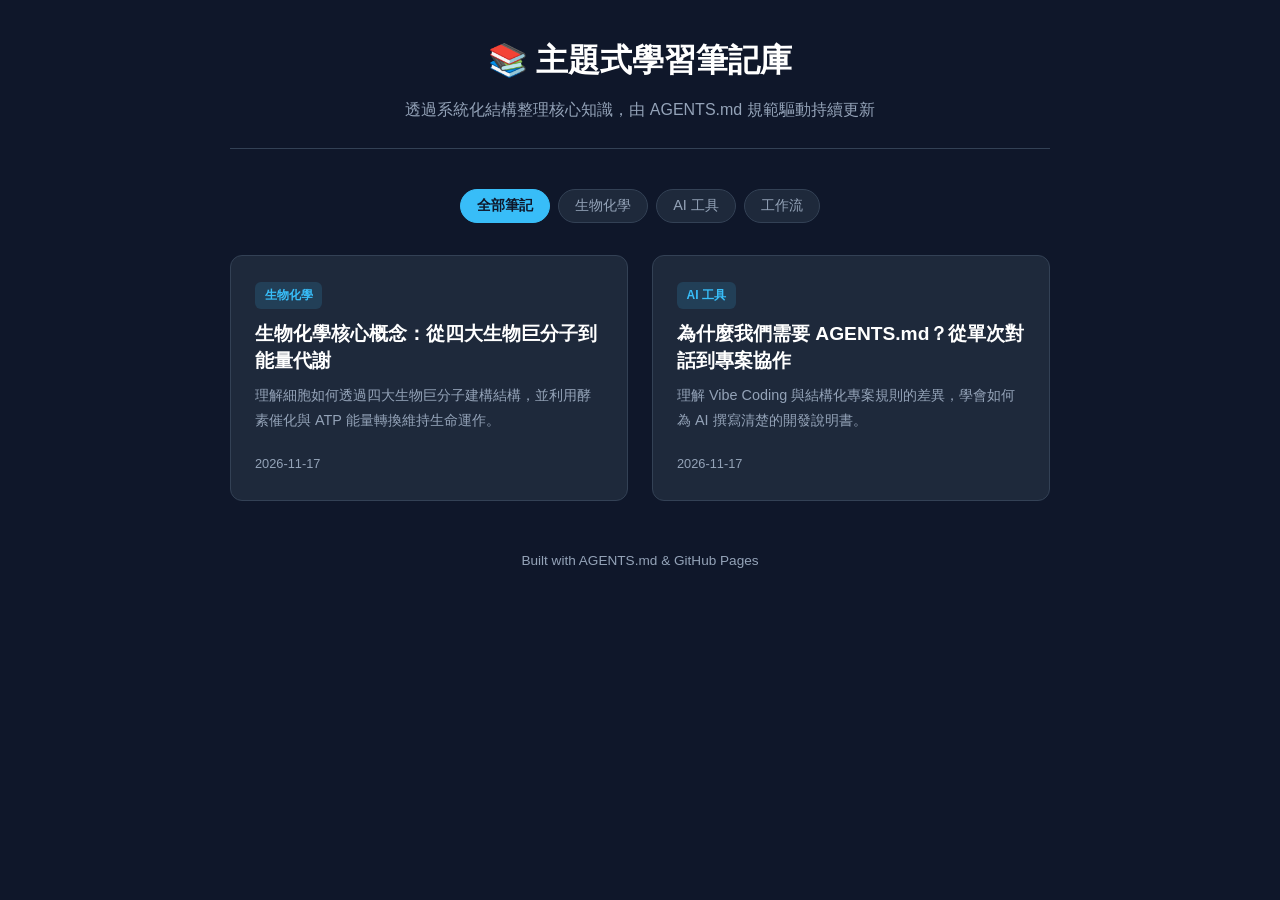
<file: index.html>
﻿<!DOCTYPE html>
<html lang="zh-Hant">
<head>
  <meta charset="UTF-8">
  <meta name="viewport" content="width=device-width, initial-scale=1.0">
  <title>我的主題式學習筆記庫</title>
  <link rel="stylesheet" href="css/style.css">
</head>
<body>
  <div class="container">
    <header class="site-header">
      <h1>📚 主題式學習筆記庫</h1>
      <p>透過系統化結構整理核心知識，由 AGENTS.md 規範驅動持續更新</p>
    </header>
    <div class="filter-bar">
      <button class="filter-btn active" data-filter="all">全部筆記</button>
      <button class="filter-btn" data-filter="生物化學">生物化學</button>
      <button class="filter-btn" data-filter="AI 工具">AI 工具</button>
      <button class="filter-btn" data-filter="工作流">工作流</button>
    </div>
    <main class="notes-grid">
      <a href="notes/note-02.html" class="note-card" data-category="生物化學">
        <div>
          <span class="tag">生物化學</span>
          <h2>生物化學核心概念：從四大生物巨分子到能量代謝</h2>
          <p>理解細胞如何透過四大生物巨分子建構結構，並利用酵素催化與 ATP 能量轉換維持生命運作。</p>
        </div>
        <time>2026-11-17</time>
      </a>
      <a href="notes/note-01.html" class="note-card" data-category="AI 工具">
        <div>
          <span class="tag">AI 工具</span>
          <h2>為什麼我們需要 AGENTS.md？從單次對話到專案協作</h2>
          <p>理解 Vibe Coding 與結構化專案規則的差異，學會如何為 AI 撰寫清楚的開發說明書。</p>
        </div>
        <time>2026-11-17</time>
      </a>
    </main>
    <footer>
      <p>Built with AGENTS.md & GitHub Pages</p>
    </footer>
  </div>
  <script>
    const buttons = document.querySelectorAll('.filter-btn');
    const cards = document.querySelectorAll('.note-card');
    buttons.forEach(btn => {
      btn.addEventListener('click', () => {
        buttons.forEach(b => b.classList.remove('active'));
        btn.classList.add('active');
        const filter = btn.dataset.filter;
        cards.forEach(card => {
          card.style.display = (filter === 'all' || card.dataset.category === filter) ? 'flex' : 'none';
        });
      });
    });
  </script>
</body>
</html>
</file>
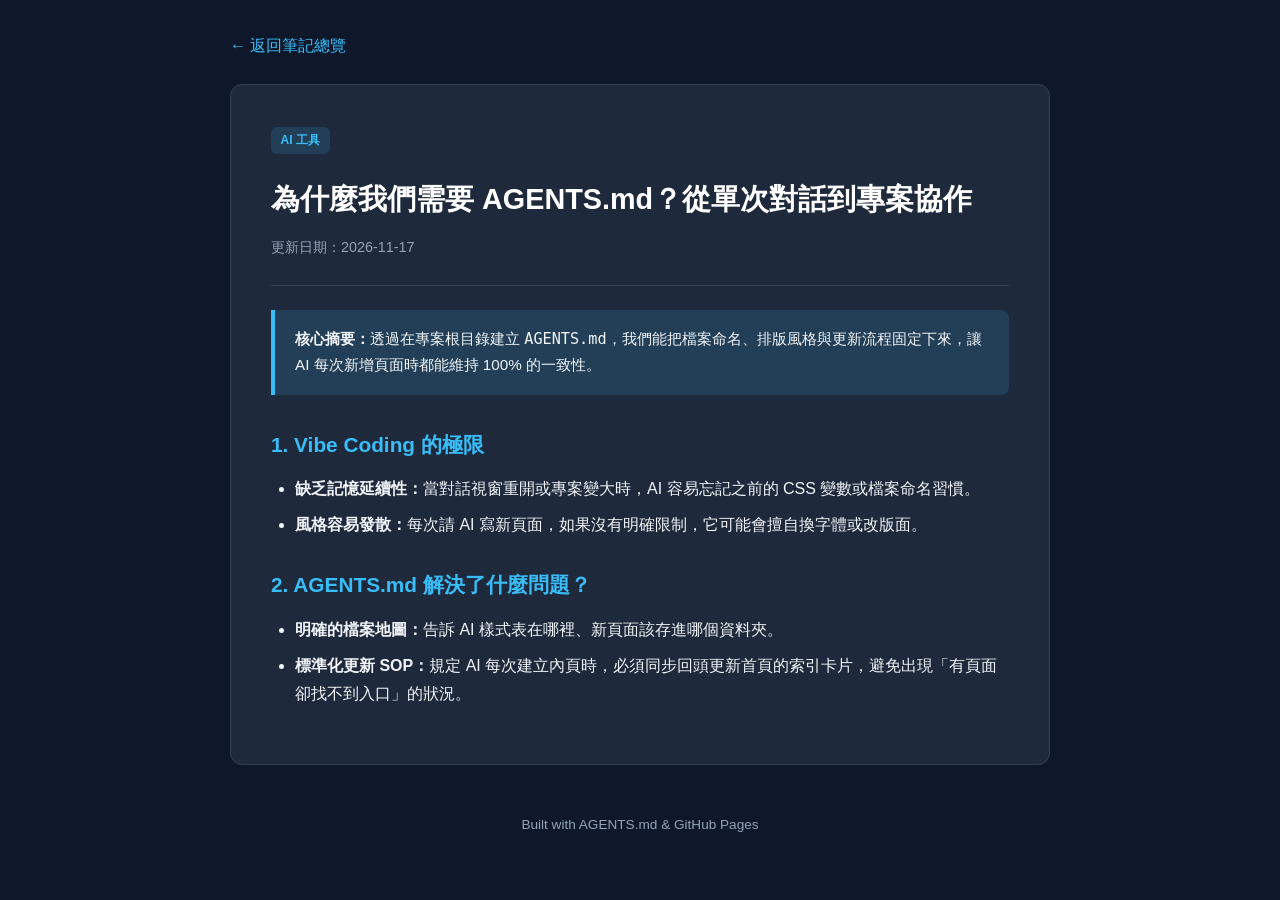
<file: notes/note-01.html>
﻿<!DOCTYPE html>
<html lang="zh-Hant">
<head>
  <meta charset="UTF-8">
  <meta name="viewport" content="width=device-width, initial-scale=1.0">
  <title>為什麼我們需要 AGENTS.md？ - 學習筆記庫</title>
  <link rel="stylesheet" href="../css/style.css">
</head>
<body>
  <div class="container">
    <a href="../index.html" class="back-link">← 返回筆記總覽</a>
    <article class="note-article">
      <header class="note-header">
        <span class="tag">AI 工具</span>
        <h1>為什麼我們需要 AGENTS.md？從單次對話到專案協作</h1>
        <time>更新日期：2026-11-17</time>
      </header>
      <div class="summary-box">
        <strong>核心摘要：</strong>透過在專案根目錄建立 <code>AGENTS.md</code>，我們能把檔案命名、排版風格與更新流程固定下來，讓 AI 每次新增頁面時都能維持 100% 的一致性。
      </div>
      <div class="note-content">
        <h2>1. Vibe Coding 的極限</h2>
        <ul>
          <li><strong>缺乏記憶延續性：</strong>當對話視窗重開或專案變大時，AI 容易忘記之前的 CSS 變數或檔案命名習慣。</li>
          <li><strong>風格容易發散：</strong>每次請 AI 寫新頁面，如果沒有明確限制，它可能會擅自換字體或改版面。</li>
        </ul>
        <h2>2. AGENTS.md 解決了什麼問題？</h2>
        <ul>
          <li><strong>明確的檔案地圖：</strong>告訴 AI 樣式表在哪裡、新頁面該存進哪個資料夾。</li>
          <li><strong>標準化更新 SOP：</strong>規定 AI 每次建立內頁時，必須同步回頭更新首頁的索引卡片，避免出現「有頁面卻找不到入口」的狀況。</li>
        </ul>
      </div>
    </article>
    <footer>
      <p>Built with AGENTS.md & GitHub Pages</p>
    </footer>
  </div>
</body>
</html>
</file>
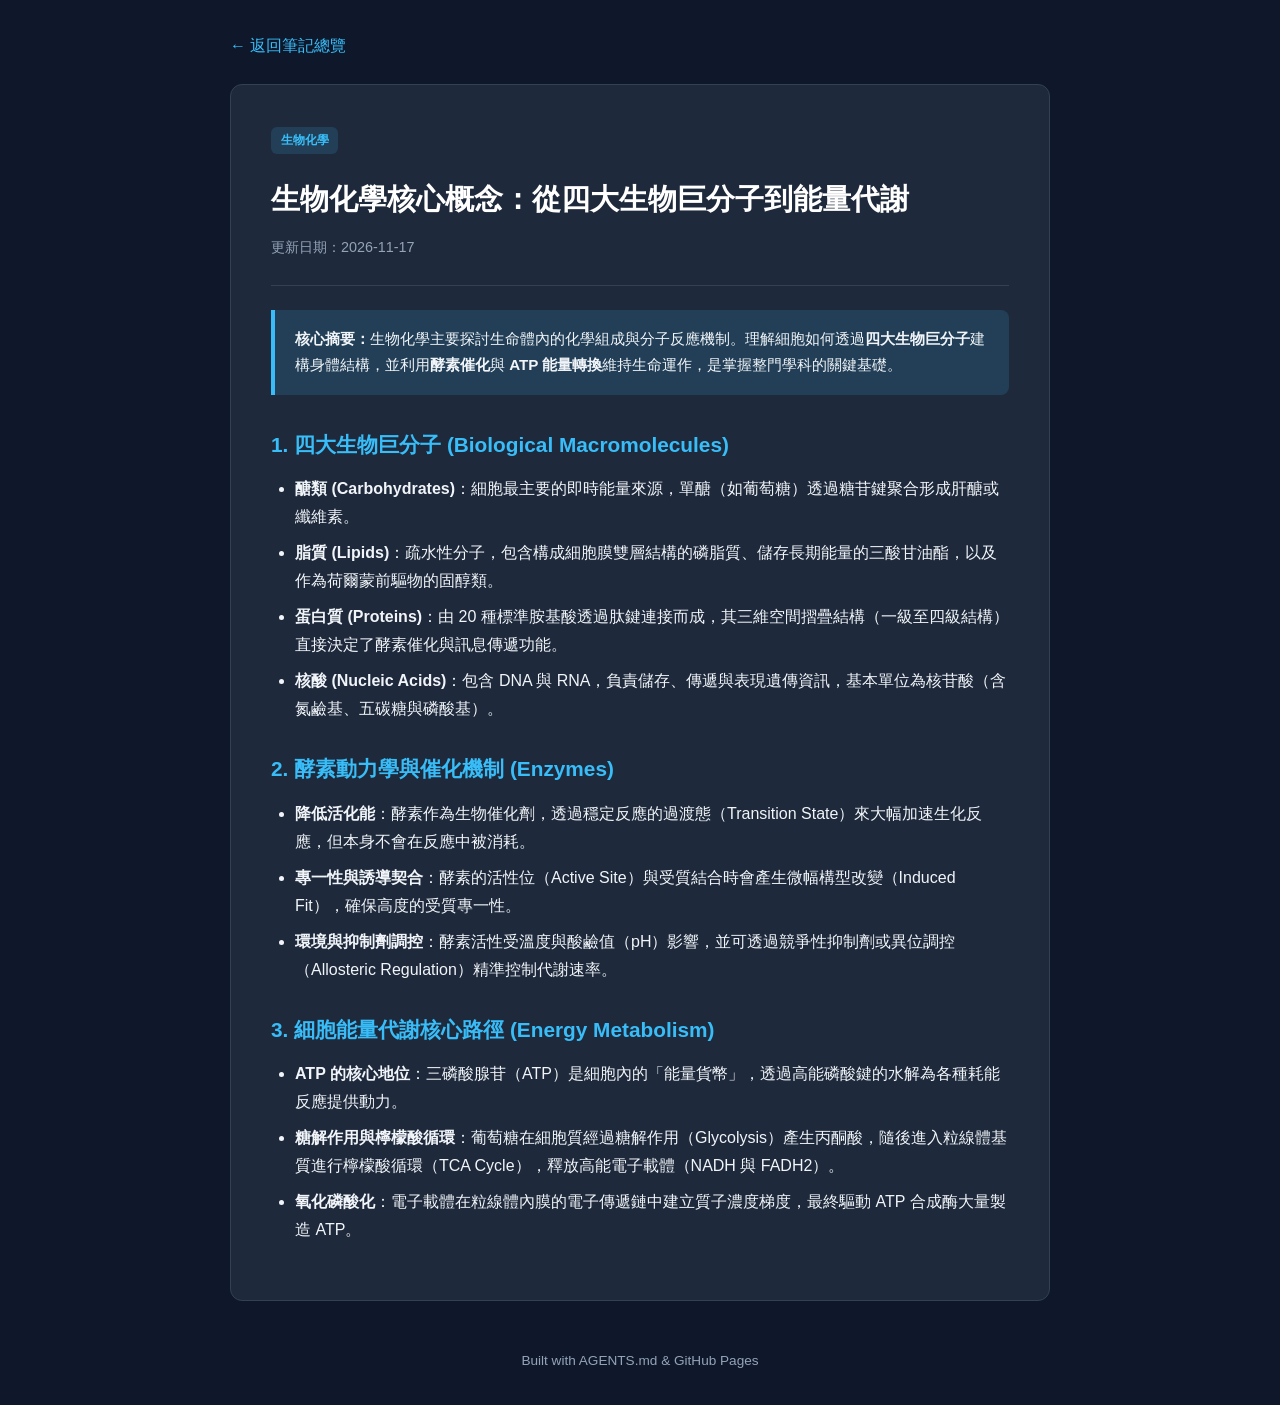
<file: notes/note-02.html>
﻿<!DOCTYPE html>
<html lang="zh-Hant">
<head>
  <meta charset="UTF-8">
  <meta name="viewport" content="width=device-width, initial-scale=1.0">
  <title>生物化學核心概念：從四大生物巨分子到能量代謝 - 學習筆記庫</title>
  <link rel="stylesheet" href="../css/style.css">
</head>
<body>
  <div class="container">
    <a href="../index.html" class="back-link">← 返回筆記總覽</a>
    <article class="note-article">
      <header class="note-header">
        <span class="tag">生物化學</span>
        <h1>生物化學核心概念：從四大生物巨分子到能量代謝</h1>
        <time>更新日期：2026-11-17</time>
      </header>
      <div class="summary-box">
        <strong>核心摘要：</strong>生物化學主要探討生命體內的化學組成與分子反應機制。理解細胞如何透過<strong>四大生物巨分子</strong>建構身體結構，並利用<strong>酵素催化</strong>與 <strong>ATP 能量轉換</strong>維持生命運作，是掌握整門學科的關鍵基礎。
      </div>
      <div class="note-content">
        <h2>1. 四大生物巨分子 (Biological Macromolecules)</h2>
        <ul>
          <li><strong>醣類 (Carbohydrates)</strong>：細胞最主要的即時能量來源，單醣（如葡萄糖）透過糖苷鍵聚合形成肝醣或纖維素。</li>
          <li><strong>脂質 (Lipids)</strong>：疏水性分子，包含構成細胞膜雙層結構的磷脂質、儲存長期能量的三酸甘油酯，以及作為荷爾蒙前驅物的固醇類。</li>
          <li><strong>蛋白質 (Proteins)</strong>：由 20 種標準胺基酸透過肽鍵連接而成，其三維空間摺疊結構（一級至四級結構）直接決定了酵素催化與訊息傳遞功能。</li>
          <li><strong>核酸 (Nucleic Acids)</strong>：包含 DNA 與 RNA，負責儲存、傳遞與表現遺傳資訊，基本單位為核苷酸（含氮鹼基、五碳糖與磷酸基）。</li>
        </ul>

        <h2>2. 酵素動力學與催化機制 (Enzymes)</h2>
        <ul>
          <li><strong>降低活化能</strong>：酵素作為生物催化劑，透過穩定反應的過渡態（Transition State）來大幅加速生化反應，但本身不會在反應中被消耗。</li>
          <li><strong>專一性與誘導契合</strong>：酵素的活性位（Active Site）與受質結合時會產生微幅構型改變（Induced Fit），確保高度的受質專一性。</li>
          <li><strong>環境與抑制劑調控</strong>：酵素活性受溫度與酸鹼值（pH）影響，並可透過競爭性抑制劑或異位調控（Allosteric Regulation）精準控制代謝速率。</li>
        </ul>

        <h2>3. 細胞能量代謝核心路徑 (Energy Metabolism)</h2>
        <ul>
          <li><strong>ATP 的核心地位</strong>：三磷酸腺苷（ATP）是細胞內的「能量貨幣」，透過高能磷酸鍵的水解為各種耗能反應提供動力。</li>
          <li><strong>糖解作用與檸檬酸循環</strong>：葡萄糖在細胞質經過糖解作用（Glycolysis）產生丙酮酸，隨後進入粒線體基質進行檸檬酸循環（TCA Cycle），釋放高能電子載體（NADH 與 FADH2）。</li>
          <li><strong>氧化磷酸化</strong>：電子載體在粒線體內膜的電子傳遞鏈中建立質子濃度梯度，最終驅動 ATP 合成酶大量製造 ATP。</li>
        </ul>
      </div>
    </article>
    <footer>
      <p>Built with AGENTS.md & GitHub Pages</p>
    </footer>
  </div>
</body>
</html>
</file>
<file: css/style.css>
﻿:root {
  --bg-color: #0f172a;
  --card-bg: #1e293b;
  --text-main: #f1f5f9;
  --text-muted: #94a3b8;
  --primary: #38bdf8;
  --primary-light: rgba(56, 189, 248, 0.15);
  --border-color: #334155;
}
* { box-sizing: border-box; margin: 0; padding: 0; }
body {
  font-family: -apple-system, BlinkMacSystemFont, "Segoe UI", Roboto, "Noto Sans TC", sans-serif;
  background-color: var(--bg-color);
  color: var(--text-main);
  line-height: 1.75;
}
.container { max-width: 860px; margin: 0 auto; padding: 2rem 1.25rem; }
.site-header { text-align: center; margin-bottom: 2.5rem; padding-bottom: 1.5rem; border-bottom: 1px solid var(--border-color); }
.site-header h1 { font-size: 2rem; margin-bottom: 0.5rem; color: #ffffff; }
.site-header p { color: var(--text-muted); }
.filter-bar { display: flex; gap: 0.5rem; justify-content: center; flex-wrap: wrap; margin-bottom: 2rem; }
.filter-btn {
  background: var(--card-bg); border: 1px solid var(--border-color);
  padding: 0.4rem 1rem; border-radius: 999px; cursor: pointer;
  font-size: 0.9rem; color: var(--text-muted); transition: all 0.2s;
}
.filter-btn.active, .filter-btn:hover { background: var(--primary); color: #0f172a; font-weight: 600; border-color: var(--primary); }
.notes-grid { display: grid; grid-template-columns: repeat(auto-fill, minmax(260px, 1fr)); gap: 1.5rem; }
.note-card {
  background: var(--card-bg); border: 1px solid var(--border-color); border-radius: 12px;
  padding: 1.5rem; display: flex; flex-direction: column; justify-content: space-between;
  transition: transform 0.2s, border-color 0.2s; text-decoration: none; color: inherit;
}
.note-card:hover { transform: translateY(-4px); border-color: var(--primary); box-shadow: 0 10px 25px rgba(0, 0, 0, 0.3); }
.tag {
  display: inline-block; background: var(--primary-light); color: var(--primary);
  font-size: 0.75rem; font-weight: 600; padding: 0.2rem 0.6rem;
  border-radius: 6px; margin-bottom: 0.75rem; width: fit-content;
}
.note-card h2 { font-size: 1.2rem; margin-bottom: 0.5rem; line-height: 1.4; color: #ffffff; }
.note-card p { font-size: 0.9rem; color: var(--text-muted); margin-bottom: 1.25rem; }
.note-card time { font-size: 0.8rem; color: var(--text-muted); }
.back-link { display: inline-block; color: var(--primary); text-decoration: none; font-weight: 500; margin-bottom: 1.5rem; }
.back-link:hover { text-decoration: underline; }
.note-article { background: var(--card-bg); border: 1px solid var(--border-color); border-radius: 12px; padding: 2.5rem; }
.note-header { margin-bottom: 1.5rem; padding-bottom: 1.5rem; border-bottom: 1px solid var(--border-color); }
.note-header h1 { font-size: 1.8rem; margin: 0.5rem 0; color: #ffffff; }
.note-header time { color: var(--text-muted); font-size: 0.9rem; }
.summary-box {
  background: var(--primary-light); border-left: 4px solid var(--primary);
  padding: 1rem 1.25rem; border-radius: 0 8px 8px 0; margin-bottom: 2rem; font-size: 0.95rem;
}
.note-content h2 { font-size: 1.3rem; margin: 1.75rem 0 0.75rem; color: var(--primary); }
.note-content ul { padding-left: 1.5rem; margin-bottom: 1rem; }
.note-content li { margin-bottom: 0.5rem; }
footer { text-align: center; margin-top: 3rem; color: var(--text-muted); font-size: 0.85rem; }
@media (max-width: 600px) { .note-article { padding: 1.5rem; } }
</file>
